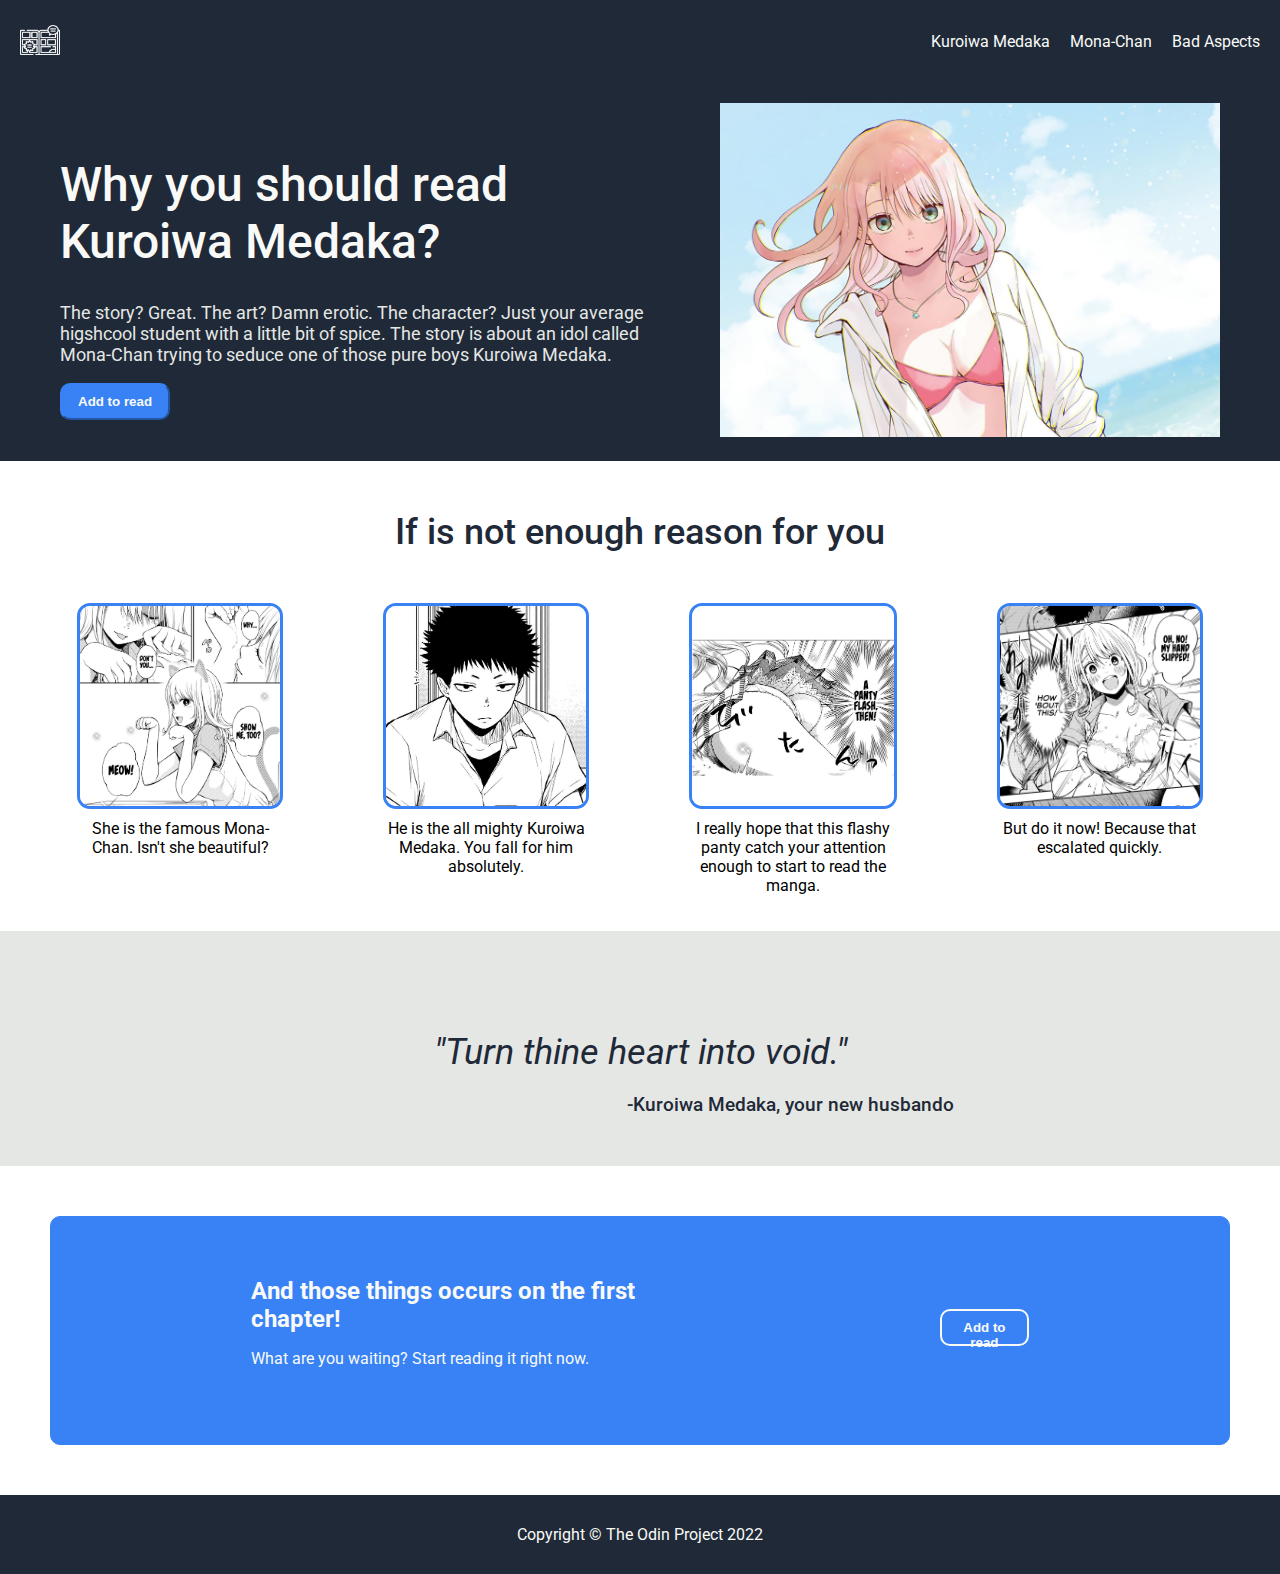
<file: index.html>
<!DOCTYPE html>
<html lang="en">
<head>
    <meta charset="UTF-8">
    <meta http-equiv="X-UA-Compatible" content="IE=edge">
    <meta name="viewport" content="width=device-width, initial-scale=1.0">
    <title>Odin Landing Page</title>
    <link rel="stylesheet" href="styles.css">
</head>
<body>
    <div class="header">
        <div class="logo"><a href="#"><img src="resources/libro-comico.png" alt="manga-logo"></a></div>
        <div class="nav">
            <ul>
                <li><a href="kuroiwa.html">Kuroiwa Medaka</a></li>
                <li><a href="mona.html">Mona-Chan</a></li>
                <li><a href="not_found.html">Bad Aspects</a></li>
            </ul>
        </div>
    </div>
    <div class="intro">
        <div class="card">
            <h1>Why you should read Kuroiwa Medaka?</h1>
            <p>The story? Great. The art? Damn erotic. The character? Just your average higshcool student with a little bit of spice. The story is about an idol called Mona-Chan trying to seduce one of those pure boys Kuroiwa Medaka.</p>
            <a href="https://myanimelist.net/manga/136979/Kuroiwa_Medaka_ni_Watashi_no_Kawaii_ga_Tsuujinai?q=kuroiwa&cat=manga" target="_blank"><button>Add to read</button></a>
        </div>
        <div class="img">
            <img src="resources/Mona_Chan_bikini.jpg" alt="Mona-Chan">
        </div>
    </div>
    <div class="info">
        <h2 class="sub">If is not enough reason for you</h2>
        <div class="container">
            <div class="snap">
                <div class="hinfo">
                    <img src="resources/Mwona_Chan.jpg" alt="Mona_Chan">
                </div>
                <p class="tinfo">She is the famous Mona-Chan. Isn't she beautiful?</p>
            </div>
            <div class="snap">
                <div class="hinfo">
                    <img src="resources/Kuroiwa_Medaka.jpg" alt="Kuroiwa_Medaka">
                </div>
                <p class="tinfo">He is the all mighty Kuroiwa Medaka. You fall for him absolutely.</p>
            </div>
            <div class="snap">
                <div class="hinfo">
                    <img src="resources/flashy_pants.jpg" alt="flashy_pants">
                </div>
                <p class="tinfo">I really hope that this flashy panty catch your attention enough to start to read the manga.</p>
            </div>
            <div class="snap">
                <div class="hinfo">
                    <img src="resources/that_escalated_quickly.jpg" alt="that_escalated_quickly">
                </div>
                <p class="tinfo">But do it now! Because that escalated quickly.</p>
            </div>
        </div>
    </div>
    <div class="quote">
        <div class="tuoqe">"Turn thine heart into void."</div>
        <div class="author">-Kuroiwa Medaka, your new husbando</div>
    </div>
    <div class="final">
        <div class="fcontainer">
            <div class="finfo">
                <div class="fitle">And those things occurs on the first chapter!</div>
                <p class="fext">What are you waiting? Start reading it right now.</p>
            </div>
            <a href="https://myanimelist.net/manga/136979/Kuroiwa_Medaka_ni_Watashi_no_Kawaii_ga_Tsuujinai?q=kuroiwa&cat=manga" target="_blank"><button class="futton">Add to read</button></a>
        </div>
    </div>
    <div class="footer">
        <div class="copy">Copyright &copy; The Odin Project 2022</div>
    </div>
</body>
</html>
</file>
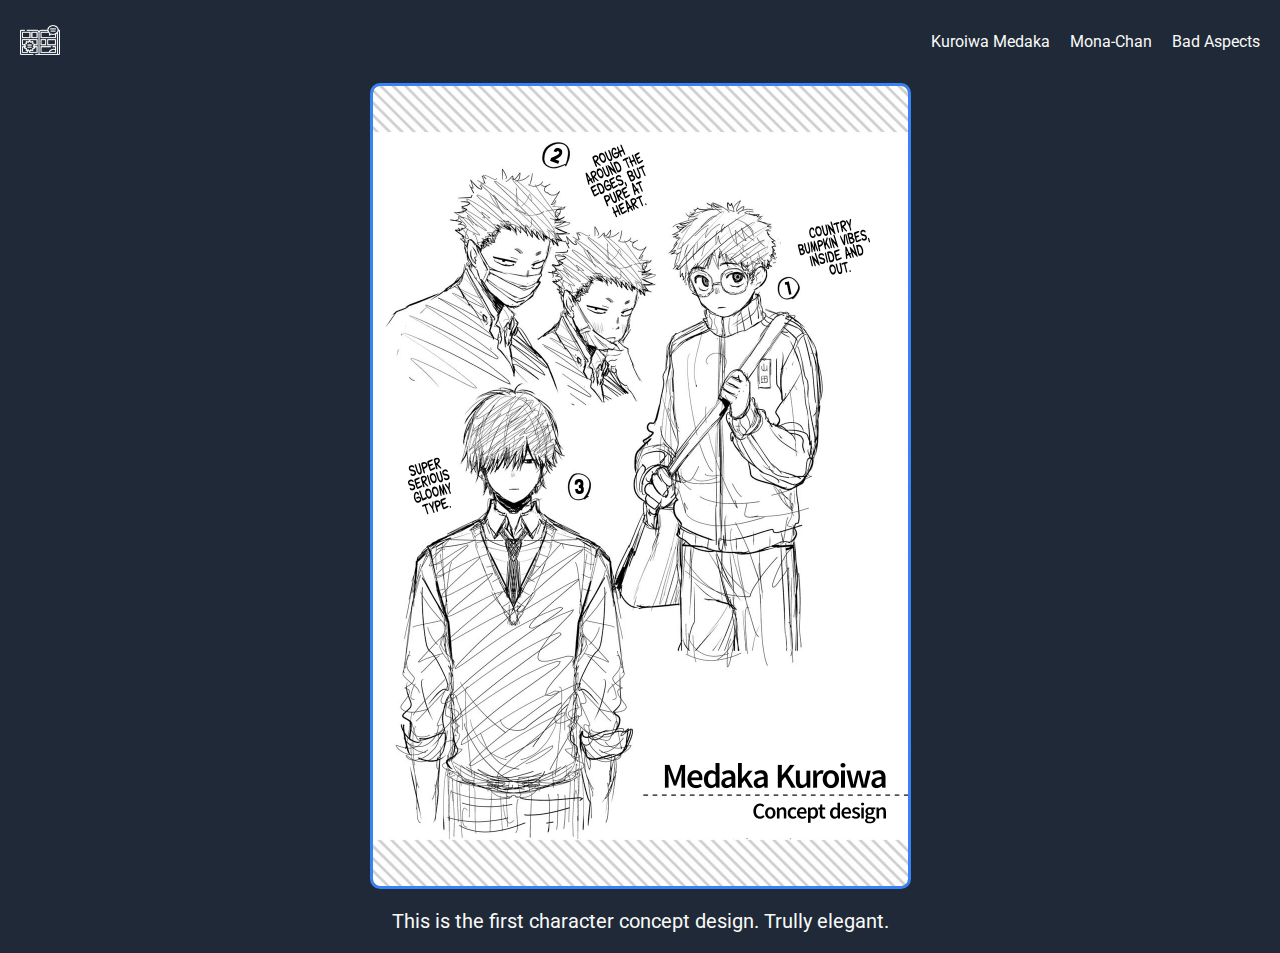
<file: kuroiwa.html>
<!DOCTYPE html>
<html lang="en">
<head>
    <meta charset="UTF-8">
    <meta http-equiv="X-UA-Compatible" content="IE=edge">
    <meta name="viewport" content="width=device-width, initial-scale=1.0">
    <link rel="stylesheet" href="kuroiwa.css">
    <title>Kuroiwa Medaka</title>
</head>
<body>
    <div class="header">
        <div class="logo"><a href="index.html"><img src="resources/libro-comico.png" alt="manga-logo"></a></div>
        <div class="nav">
            <ul>
                <li><a href="#">Kuroiwa Medaka</a></li>
                <li><a href="mona.html">Mona-Chan</a></li>
                <li><a href="not_found.html">Bad Aspects</a></li>
            </ul>
        </div>
    </div>
    <div class="container">
        <img src="resources/kuroiwa_ilustration.png" alt="ilustration">
        <p>This is the first character concept design. Trully elegant.</p>
    </div>
</body>
</html>
</file>
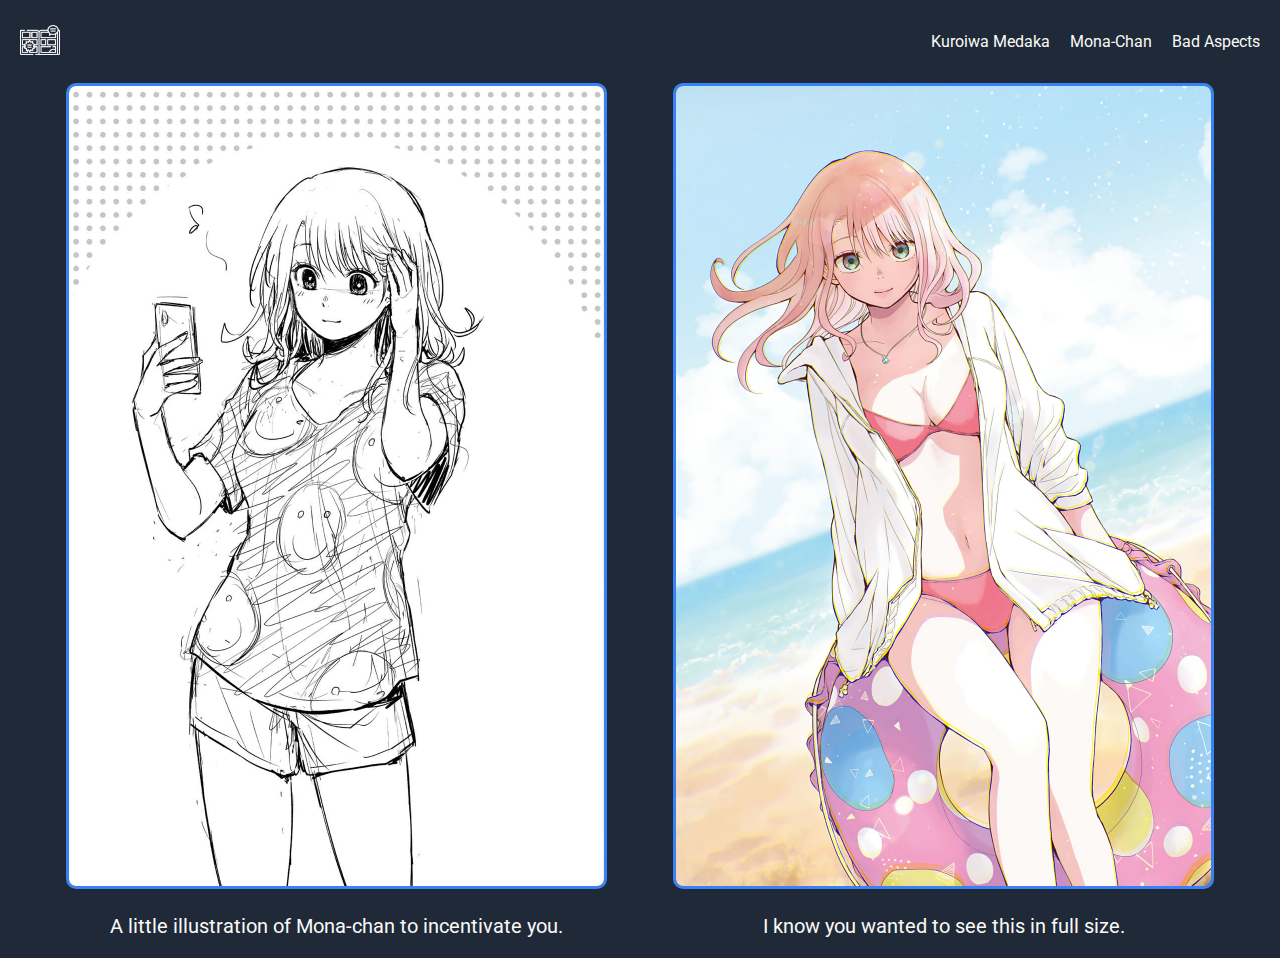
<file: mona.html>
<!DOCTYPE html>
<html lang="en">
<head>
    <meta charset="UTF-8">
    <meta http-equiv="X-UA-Compatible" content="IE=edge">
    <meta name="viewport" content="width=device-width, initial-scale=1.0">
    <link rel="stylesheet" href="mona.css">
    <title>Mona-chan</title>
</head>
<body>
    <div class="header">
        <div class="logo"><a href="index.html"><img src="resources/libro-comico.png" alt="manga-logo"></a></div>
        <div class="nav">
            <ul>
                <li><a href="kuroiwa.html">Kuroiwa Medaka</a></li>
                <li><a href="#">Mona-Chan</a></li>
                <li><a href="not_found.html">Bad Aspects</a></li>
            </ul>
        </div>
    </div>
    <div class="container">
        <div class="ilustration">
            <img src="resources/mona_ilustration.png" alt="mona_ilustration">
            <p>A little illustration of Mona-chan to incentivate you.</p>
        </div>
        <div class="bikini">
            <img src="resources/bikini_entire.jpg" alt="ecchi">
            <p>I know you wanted to see this in full size.</p>
        </div>
    </div>
</body>
</html>
</file>
<file: styles.css>
@import url('https://fonts.googleapis.com/css2?family=Roboto:ital,wght@0,300;0,400;0,500;1,300;1,400&display=swap');

body {
    font-family: 'Roboto', sans-serif;
    display: flex;
    flex-direction: column;
    margin: 0px;
}

ul {
    list-style-type: none;
    display: flex;
    gap: 20px;    
}

a {
    text-decoration: none;
    color: #f9faf8;
}

button:hover {
    cursor: pointer;
}

.header {
    display: flex;
    justify-content: space-between;
    align-items: center;
    padding: 16px 20px;
    background-color: #1f2937;
}

.logo img {
    height: 40px;
}

.intro {
    display: flex;
    justify-content: space-evenly;
    align-items: center;
    padding: 20px 0px;
    background-color: #1f2937;
}

.intro .img {
    width: 500px;
    height: auto;
}

.img img {
    height: auto;
    width: 500px;
}

.card {
    max-width: 600px;
}

.card h1 {
    font-size: 48px;
    font-weight: 500;
    color: #f9faf8;
}

.card p {
    font-size: 18px;
    color: #e5e7e5;
}

.card a button {
    border-radius: 10px;
    background-color: #3882f6;
    border-color: #3882f6;
    color: #f9faf8;
}

.hinfo {
    height: 200px;
    width: auto;
}

.hinfo img {
    height: 200px;
    width: auto;
    border: 3px solid;
    border-radius: 13px;
    border-color: #3882f6;
}

.info {
    display: flex;
    flex-direction: column;
    align-items: center;
    padding: 20px;
}

.sub {
    margin-bottom: 50px;
    font-size: 36px;
    font-weight: 500;
    color: #1f2937;
}

.container {
    display: flex;
    justify-content: center;
    gap: 100px;
}

.tinfo {
    max-width: 200px;
}

.snap {
    text-align: center;
    display: flex;
    flex-direction: column;
    align-items: center;
}

.quote {
    display: flex;
    flex-direction: column;
    align-items: center;
    padding: 50px;
    background-color: #e5e7e5;
}

.tuoqe {
    font-size: 36px;
    padding: 50px;
    max-width: 800px;
    font-style: italic;
    color: #1f2937;
}

.author {
    padding-left: 300px;
    font-size: 19px;
    margin-top: -30px;
    color: #1f2937;
    font-weight: 500;
}

.final {
    display: flex;
    justify-content: space-around;
    align-items: center;
    padding: 50px;
}

.fcontainer {
    display: flex;
    border: 1px solid;
    border-radius: 10px;
    border-color: #3882f6;
    padding: 60px 200px;
    gap: 300px;
    align-items: center;
    background-color: #3882f6;
    color: #f9faf8;
}

.footer {
    display: flex;
    justify-content: center;
    align-items: center;
    padding: 30px ;
    background-color: #1f2937;
    color: #f9faf8;
}

button {
    padding: 9px 16px;
    font-weight: bold;
}

.futton {
    flex-grow: 0;
    box-sizing: border-box;
    max-height: 37px;
    border-radius: 10px;
    background-color: #3882f6;
    border-color: #f9faf8;
    color: #f9faf8;
    border-style: solid;
}

.fitle {
    font-size: 24px;
    font-weight: bold;
}
</file>
<file: kuroiwa.css>
@import url('https://fonts.googleapis.com/css2?family=Roboto:ital,wght@0,300;0,400;0,500;1,300;1,400&display=swap');

body {
    font-family: 'Roboto', sans-serif;
    display: flex;
    flex-direction: column;
    margin: 0px;
    background-color: #1f2937;
}

ul {
    list-style-type: none;
    display: flex;
    gap: 20px;
}

a {
    text-decoration: none;
    color: #f9faf8;
}

button:hover {
    cursor: pointer;
}

.header {
    display: flex;
    justify-content: space-between;
    align-items: center;
    padding: 16px 20px;
    background-color: #1f2937;
}

.logo img {
    height: 40px;
}

.container img {
    height: 800px;
    width: auto;
    border: 3px solid;
    border-radius: 10px;
    border-color: #3882f6;
}

.container {
    display: flex;
    flex-direction: column;
    align-items: center;
    justify-content: center;
    text-align: center;
    font-size: 20px;
    color: #f9faf8;
}
</file>
<file: mona.css>
@import url('https://fonts.googleapis.com/css2?family=Roboto:ital,wght@0,300;0,400;0,500;1,300;1,400&display=swap');

body {
    font-family: 'Roboto', sans-serif;
    display: flex;
    flex-direction: column;
    margin: 0px;
    background-color: #1f2937;
}

ul {
    list-style-type: none;
    display: flex;
    gap: 20px;
}

a {
    text-decoration: none;
    color: #f9faf8;
}

button:hover {
    cursor: pointer;
}

.header {
    display: flex;
    justify-content: space-between;
    align-items: center;
    padding: 16px 20px;
    background-color: #1f2937;
}

.logo img {
    height: 40px;
}

.container div img {
    height: 800px;
    width: auto;
    border: 3px solid;
    border-radius: 10px;
    border-color: #3882f6;
}

.container {
    display: flex;
    justify-content: space-evenly;
    flex-wrap: wrap;
}

.ilustration, 
.bikini {
    text-align: center;
    font-size: 20px;
    color: #f9faf8;
}
</file>
